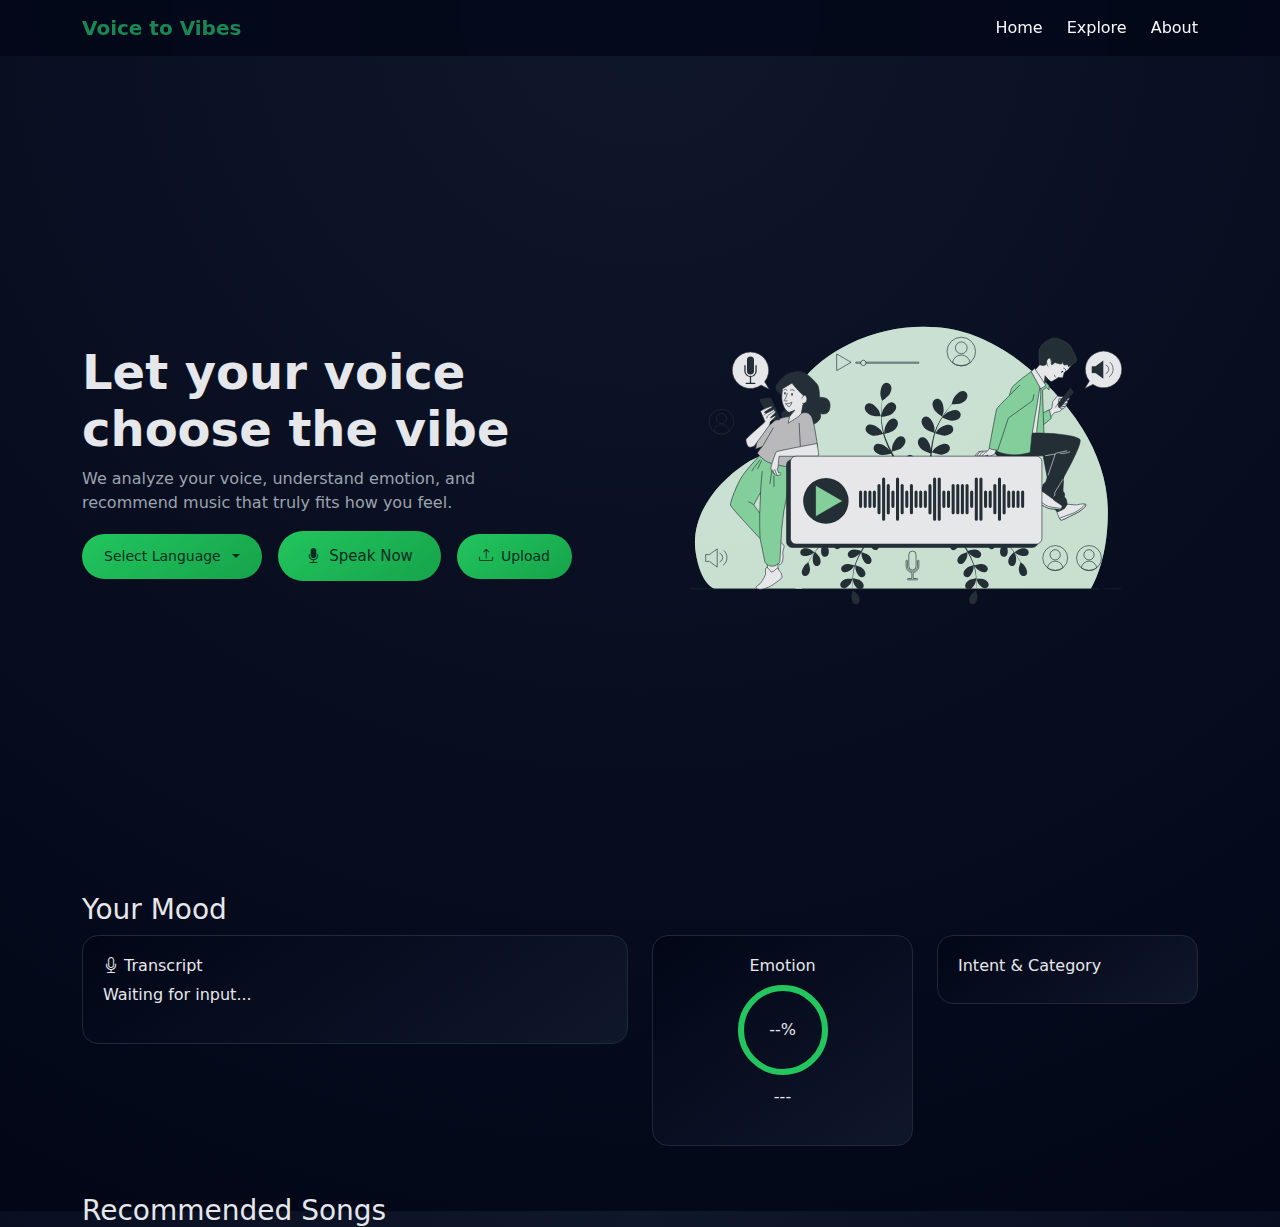
<file: frontend/index.html>
<!DOCTYPE html>
<html lang="en">
<head>
  <meta charset="UTF-8" />
  <title>Voice to Vibes</title>

  <!-- Bootstrap CDN -->
  <link
    href="https://cdn.jsdelivr.net/npm/bootstrap@5.3.2/dist/css/bootstrap.min.css"
    rel="stylesheet"
  />

  <!-- Icons -->
  <link
    href="https://cdn.jsdelivr.net/npm/bootstrap-icons@1.11.1/font/bootstrap-icons.css"
    rel="stylesheet"
  />

  <!-- Custom CSS -->
  <link rel="stylesheet" href="css/style.css" />
</head>
<body>

<!-- NAVBAR -->
<nav class="navbar navbar-expand-lg glass-nav fixed-top">
  <div class="container">
    <a class="navbar-brand text-success fw-bold" href="#">Voice to Vibes</a>
    <div class="ms-auto d-flex align-items-center">
      <a class="nav-link text-light" href="index.html" >Home</a>
      <a class="nav-link text-light ms-4" href="explore.html">Explore</a>
      <a class="nav-link text-light ms-4" href="about.html">About</a>
    </div>
  </div>
</nav>

<!-- HERO -->
<section class="hero-section container">
  <div class="row align-items-center">
    <div class="col-md-6">
      <h1 class="hero-title">
        Let your voice <br /> choose the vibe
      </h1>
      <p class="hero-subtitle">
        We analyze your voice, understand emotion, and recommend music that truly fits how you feel.
      </p>

      <div class="d-flex gap-3 align-items-center">
        <!-- Language Dropdown -->
        <div class="dropdown">
          <button
            class="vibe-btn dropdown-toggle"
            type="button"
            id="languageDropdown"
            data-bs-toggle="dropdown"
            aria-expanded="false"
          >
            Select Language
          </button>

          <ul class="dropdown-menu dark-dropdown">
            <li>
              <a class="dropdown-item" href="#" onclick="setLanguage('English')">
                English
              </a>
            </li>
            <li>
              <a class="dropdown-item" href="#" onclick="setLanguage('Hindi')">
                Hindi
              </a>
            </li>
            <li>
              <a class="dropdown-item" href="#" onclick="setLanguage('Telugu')">Telugu</a>
            </li>

          </ul>
        </div>

        <!-- Speak Now -->
        <button id="recordBtn" class="vibe-btn vibe-btn-lg">
          <i class="bi bi-mic-fill"></i>
          Speak Now
        </button>

        <!-- Upload -->
        <button id="uploadBtn" class="vibe-btn">
          <i class="bi bi-upload"></i>
          Upload
        </button>

        <input type="file" id="audioFile" hidden />
      </div>

            <!-- Hidden select (used by backend logic, NOT visible in UI) -->
      <select id="language" hidden>
        <option value="English">English</option>
        <option value="Hindi">Hindi</option>
        <option value="Telugu">Telugu</option>

      </select>


            <!-- Live Waveform -->
      <canvas
        id="waveformCanvas"
        width="320"
        height="80"
        class="waveform-canvas hidden mt-4">
      </canvas>

    </div>

    <div class="col-md-6 text-center">
      <img
        src="assets/illustration.svg"
        class="hero-illustration"
        alt="Voice Illustration"
      />
    </div>
  </div>
</section>

<!-- ANALYSIS -->
<section class="container mt-5">
  <h3 class="section-title">Your Mood</h3>

  <div class="row g-4">
    <!-- Transcript -->
    <div class="col-md-6">
      <div class="analysis-card">
        <h6><i class="bi bi-mic"></i> Transcript</h6>
        <p id="transcriptText">Waiting for input...</p>
      </div>
    </div>

    <!-- Emotion -->
    <div class="col-md-3">
      <div class="analysis-card text-center">
        <h6>Emotion</h6>
        <div class="emotion-ring">
          <span id="emotionValue">--%</span>
        </div>
        <p id="emotionLabel">---</p>
      </div>
    </div>

    <!-- Intent -->
    <div class="col-md-3">
      <div class="analysis-card">
        <h6>Intent & Category</h6>
        <div id="intentBadges"></div>
      </div>
    </div>
  </div>
</section>

<!-- PLAYER -->
<section class="container mt-5">
  <h3 class="section-title">Recommended Songs</h3>
  <div id="songCards" class="row g-4"></div>
</section>

<script src="js/script.js"></script>
<script src="https://cdn.jsdelivr.net/npm/bootstrap@5.3.2/dist/js/bootstrap.bundle.min.js"></script>

</body>
</html>
</file>
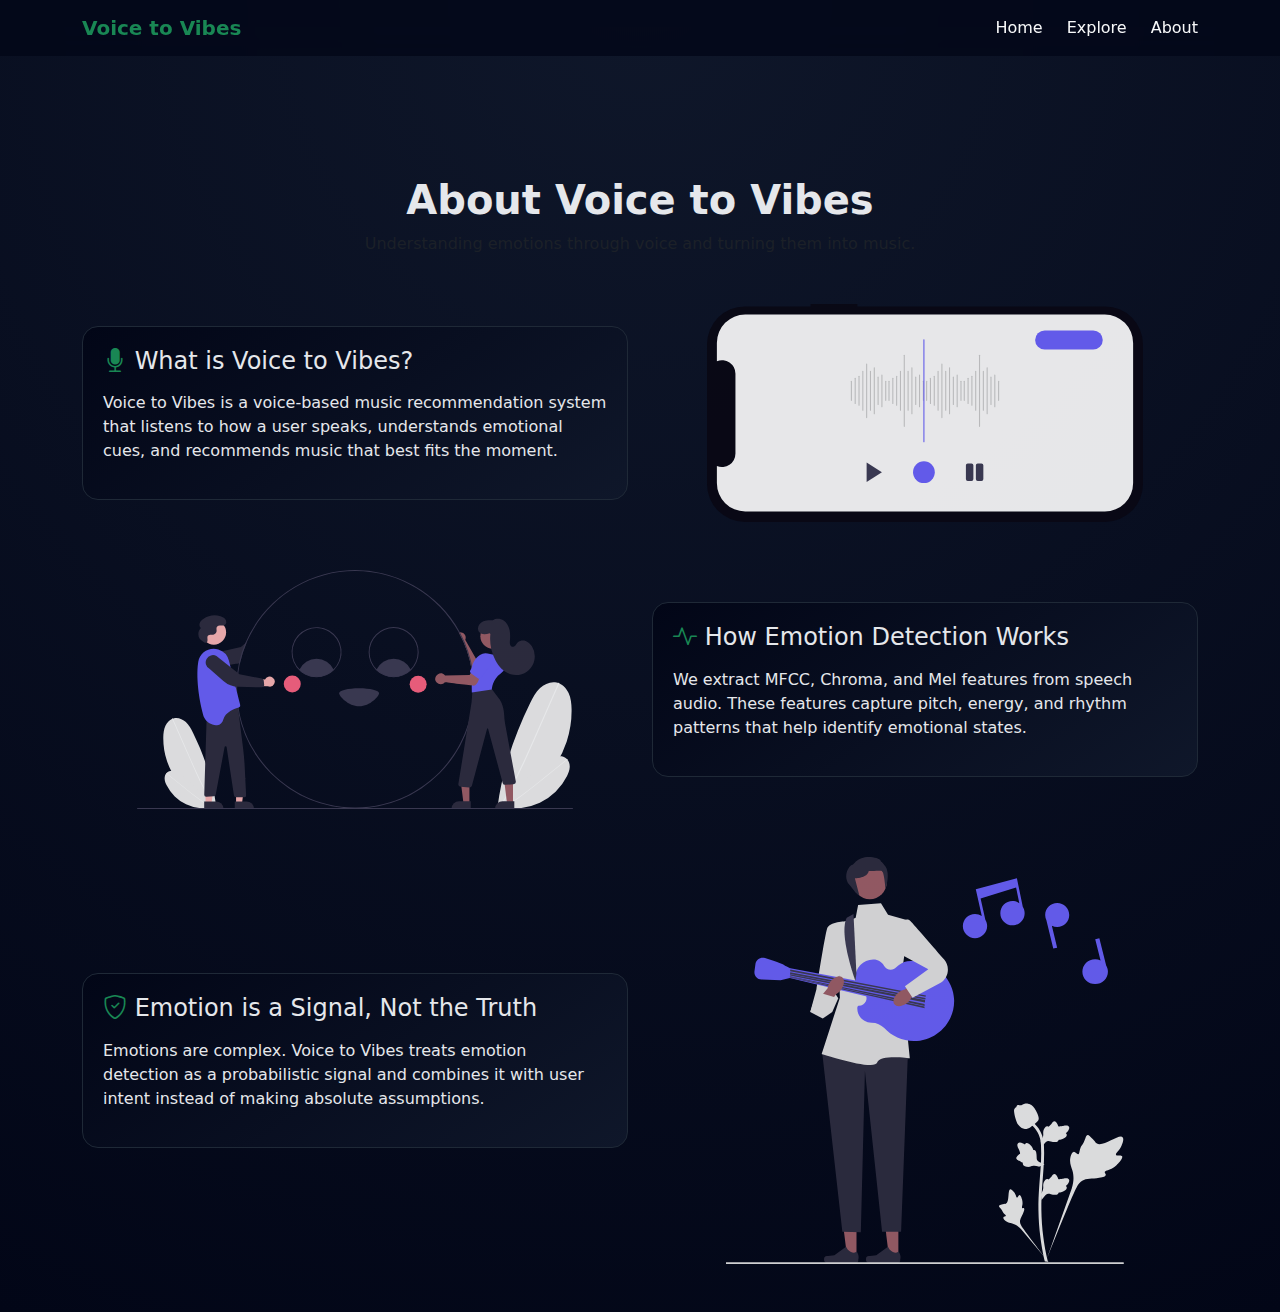
<file: frontend/about.html>
<!DOCTYPE html>
<html lang="en">
<head>
  <meta charset="UTF-8" />
  <title>About | Voice to Vibes</title>

  <link href="https://cdn.jsdelivr.net/npm/bootstrap@5.3.2/dist/css/bootstrap.min.css" rel="stylesheet">
  <link href="https://cdn.jsdelivr.net/npm/bootstrap-icons@1.11.1/font/bootstrap-icons.css" rel="stylesheet">
  <link rel="stylesheet" href="css/style.css">
</head>

<body>

<!-- NAVBAR -->
<nav class="navbar navbar-expand-lg glass-nav fixed-top">
  <div class="container">
    <a class="navbar-brand text-success fw-bold" href="index.html">Voice to Vibes</a>
    <div class="ms-auto d-flex align-items-center">
      <a class="nav-link text-light" href="index.html">Home</a>
      <a class="nav-link text-light ms-4" href="explore.html">Explore</a>
      <a class="nav-link text-light ms-4" href="about.html">About</a>
    </div>
  </div>
</nav>

<!-- ABOUT SECTION -->
<section class="container pt-5 mt-5">

  <!-- HEADER -->
  <div class="text-center mb-5 fade-in">
    <h1 class="fw-bold">About Voice to Vibes</h1>
    <p class="text-muted mt-2">
      Understanding emotions through voice and turning them into music.
    </p>
  </div>

  <!-- BLOCK 1 -->
  <div class="row align-items-center mb-5 slide-up">
    <div class="col-md-6">
      <div class="analysis-card">
        <h4><i class="bi bi-mic-fill text-success"></i> What is Voice to Vibes?</h4>
        <p class="mt-3">
          Voice to Vibes is a voice-based music recommendation system that listens
          to how a user speaks, understands emotional cues, and recommends music
          that best fits the moment.
        </p>
      </div>
    </div>
    <div class="col-md-6 text-center">
      <img src="assets/about/voice.svg" class="about-illustration">
    </div>
  </div>

  <!-- BLOCK 2 -->
  <div class="row align-items-center mb-5 flex-md-row-reverse slide-up">
    <div class="col-md-6">
      <div class="analysis-card">
        <h4><i class="bi bi-activity text-success"></i> How Emotion Detection Works</h4>
        <p class="mt-3">
          We extract MFCC, Chroma, and Mel features from speech audio.
          These features capture pitch, energy, and rhythm patterns that
          help identify emotional states.
        </p>
      </div>
    </div>
    <div class="col-md-6 text-center">
      <img src="assets/about/emotion.svg" class="about-illustration">
    </div>
  </div>

  <!-- BLOCK 3 -->
  <div class="row align-items-center mb-5 slide-up">
    <div class="col-md-6">
      <div class="analysis-card">
        <h4><i class="bi bi-shield-check text-success"></i> Emotion is a Signal, Not the Truth</h4>
        <p class="mt-3">
          Emotions are complex. Voice to Vibes treats emotion detection as a
          probabilistic signal and combines it with user intent instead of
          making absolute assumptions.
        </p>
      </div>
    </div>
    <div class="col-md-6 text-center">
      <img src="assets/about/music.svg" class="about-illustration">
    </div>
  </div>

</section>

</body>
</html>
</file>
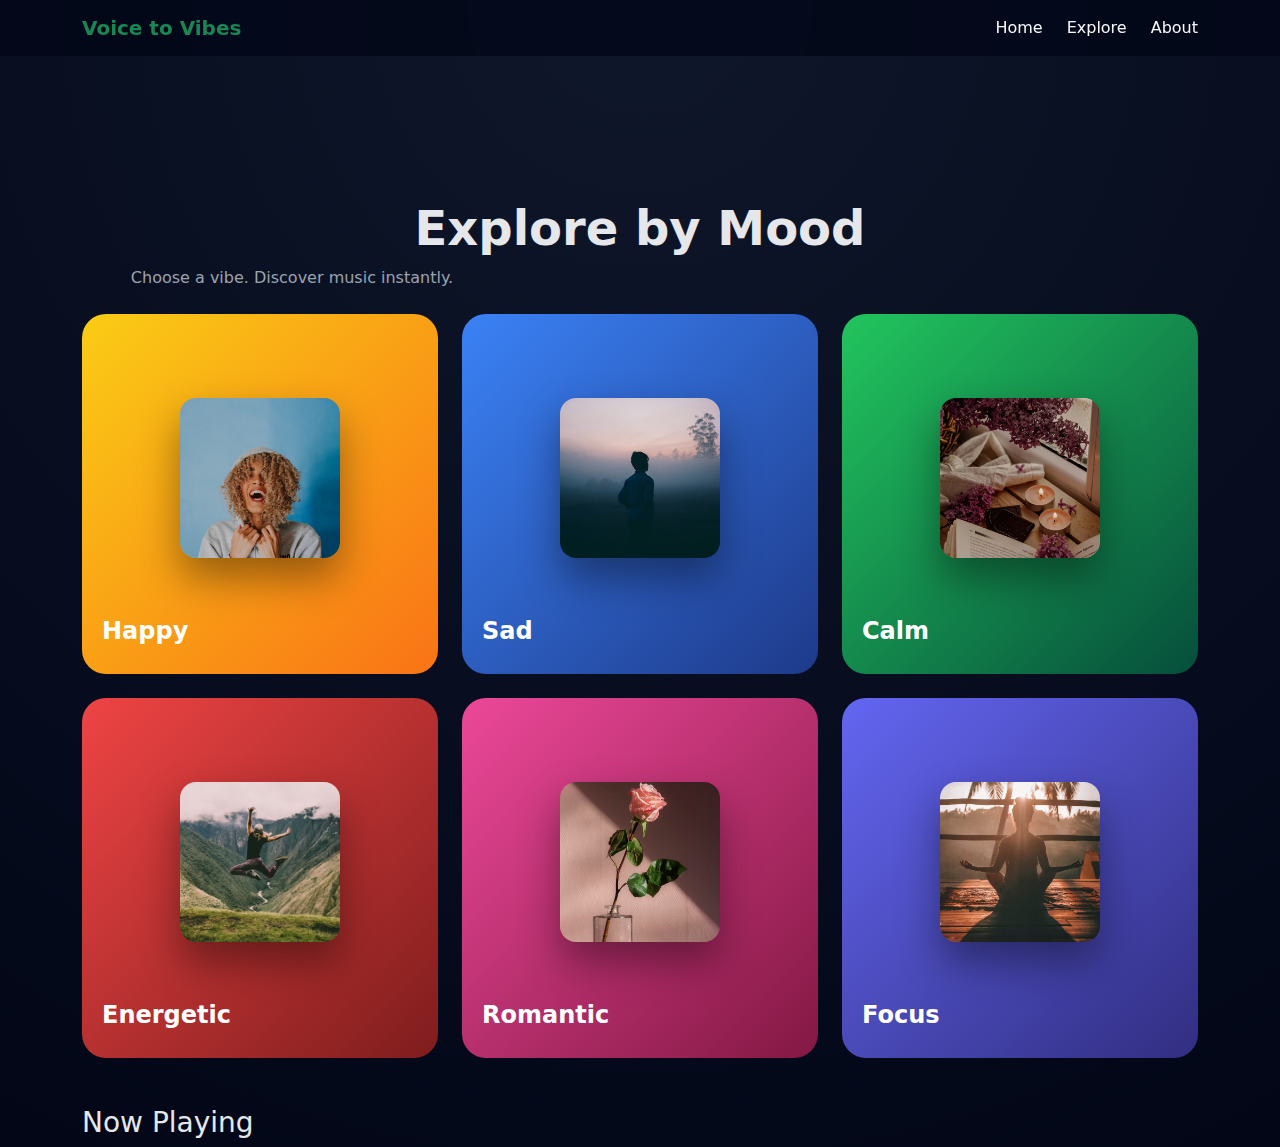
<file: frontend/explore.html>
<!DOCTYPE html>
<html lang="en">
<head>
  <meta charset="UTF-8" />
  <title>Explore | Voice to Vibes</title>

  <!-- Bootstrap -->
  <link href="https://cdn.jsdelivr.net/npm/bootstrap@5.3.2/dist/css/bootstrap.min.css" rel="stylesheet">

  <!-- Icons -->
  <link href="https://cdn.jsdelivr.net/npm/bootstrap-icons@1.11.1/font/bootstrap-icons.css" rel="stylesheet">

  <!-- Custom CSS -->
  <link rel="stylesheet" href="css/style.css" />
</head>
<body>

<!-- NAVBAR -->
<nav class="navbar navbar-expand-lg glass-nav fixed-top">
  <div class="container">
    <a class="navbar-brand text-success fw-bold" href="index.html">Voice to Vibes</a>
    <div class="ms-auto d-flex gap-4">
      <a class="nav-link text-light" href="index.html">Home</a>
      <a class="nav-link text-light active" href="explore.html">Explore</a>
      <a class="nav-link text-light" href="about.html">About</a>
    </div>
  </div>
</nav>

<!-- EXPLORE HEADER -->
<section class="container explore-header">
  <h1 class="hero-title">Explore by Mood</h1>
  <p class="hero-subtitle">Choose a vibe. Discover music instantly.</p>
</section>

<!-- MOOD CARDS -->
<section class="container mt-4">
  <div class="row g-4">

    <div class="col-md-4">
      <div class="mood-card mood-happy" onclick="loadMood('Happy')">
        <img src="assets/moods/happy.jpg" />
        <h4>Happy</h4>
      </div>
    </div>

    <div class="col-md-4">
      <div class="mood-card mood-sad" onclick="loadMood('Sad')">
        <img src="assets/moods/sad.jpg" />
        <h4>Sad</h4>
      </div>
    </div>

    <div class="col-md-4">
      <div class="mood-card mood-calm" onclick="loadMood('Calm')">
        <img src="assets/moods/calm.jpg" />
        <h4>Calm</h4>
      </div>
    </div>

    <div class="col-md-4">
      <div class="mood-card mood-energetic" onclick="loadMood('Energetic')">
        <img src="assets/moods/energetic.jpg" />
        <h4>Energetic</h4>
      </div>
    </div>

    <div class="col-md-4">
      <div class="mood-card mood-romantic" onclick="loadMood('Romantic')">
        <img src="assets/moods/romantic.jpg" />
        <h4>Romantic</h4>
      </div>
    </div>

    <div class="col-md-4">
      <div class="mood-card mood-focus" onclick="loadMood('Focus')">
        <img src="assets/moods/focus.jpg" />
        <h4>Focus</h4>
      </div>
    </div>

  </div>
</section>

<!-- PLAYER -->
<section class="container mt-5">
  <h3 class="section-title">Now Playing</h3>
  <div id="songCards" class="row justify-content-center"></div>
</section>

<script src="js/explore.js"></script>
<script src="https://cdn.jsdelivr.net/npm/bootstrap@5.3.2/dist/js/bootstrap.bundle.min.js"></script>
</body>
</html>
</file>
<file: frontend/css/style.css>
body {
  background: radial-gradient(circle at top, #0f172a, #020617);
  color: #e5e7eb;
  padding-top: 80px;
  font-family: system-ui, sans-serif;
}

/* NAVBAR */
.glass-nav {
  backdrop-filter: blur(12px);
  background: rgba(2, 6, 23, 0.75);
}

/* HERO */
.hero-section {
  min-height: 85vh;
  display: flex;
  align-items: center;
}

.hero-section .row {
  width: 100%;
}



.hero-title {
  font-size: 3rem;
  font-weight: 700;
}

.hero-subtitle {
  color: #9ca3af;
  max-width: 420px;
}

.hero-illustration {
  max-width: 90%;
  opacity: 0.9;
}

/* LANGUAGE */
.lang-select {
  max-width: 120px;
  background: #020617;
  color: white;
  border: 1px solid #1f2937;
}

/* WAVEFORM */
.waveform {
  display: flex;
  gap: 6px;
}

.waveform span {
  width: 6px;
  height: 14px;
  background: #22c55e;
  animation: wave 1s infinite ease-in-out;
}

.waveform span:nth-child(2) { animation-delay: .1s }
.waveform span:nth-child(3) { animation-delay: .2s }
.waveform span:nth-child(4) { animation-delay: .3s }
.waveform span:nth-child(5) { animation-delay: .4s }

@keyframes wave {
  0%,100% { height: 10px }
  50% { height: 28px }
}

.hidden { display: none }

/* CARDS */
.analysis-card {
  background: linear-gradient(145deg, #020617, #0f172a);
  border: 1px solid #1f2937;
  border-radius: 16px;
  padding: 20px;
  transition: transform .3s ease;
}

.analysis-card:hover {
  transform: translateY(-6px);
}

/* EMOTION RING */
.emotion-ring {
  width: 90px;
  height: 90px;
  border-radius: 50%;
  border: 6px solid #22c55e;
  display: flex;
  align-items: center;
  justify-content: center;
  margin: 10px auto;
}

/* BADGES */
.badge-pill {
  background: #1f2937;
  padding: 6px 12px;
  border-radius: 999px;
  margin: 4px;
  display: inline-block;
}

/* SONG CARD */
.song-card {
  background: #020617;
  border: 1px solid #1f2937;
  border-radius: 16px;
  padding: 16px;
}

.song-card img {
  width: 100%;
  border-radius: 12px;
}

/* ================= BUTTON SYSTEM ================= */

.vibe-btn {
  background: linear-gradient(145deg, #22c55e, #16a34a);
  color: #022c22;
  border: none;
  border-radius: 999px;
  padding: 12px 22px;
  font-size: 14px;
  font-weight: 500;
  display: inline-flex;
  align-items: center;
  gap: 8px;
  transition: all 0.25s ease;
}

.vibe-btn:hover {
  transform: translateY(-2px);
  filter: brightness(1.05);
}

.vibe-btn:active {
  transform: translateY(0);
}

/* Bigger Speak Now */
.vibe-btn-lg {
  padding: 14px 28px;
  font-size: 15px;
}

/* Dropdown */
.dark-dropdown {
  background: #020617;
  border: 1px solid #1f2937;
}

.dark-dropdown .dropdown-item {
  color: #e5e7eb;
}

.dark-dropdown .dropdown-item:hover {
  background: #1f2937;
}

/* LIVE WAVEFORM CANVAS */
.waveform-canvas {
  width: 320px;
  height: 80px;
  background: transparent;
}

.recording-active {
  background: linear-gradient(145deg, #ef4444, #dc2626) !important;
  color: #fff !important;
}

.song-artist {
  color: #e5e7eb;          /* light visible color */
  font-weight: 600;       /* bold but clean */
  font-size: 0.95rem;
  margin-bottom: 12px;
}

/* ================= EXPLORE PAGE ================= */

.explore-header {
  margin-top: 120px;
  text-align: center;
}

.mood-card {
  height: 360px;
  border-radius: 24px;
  position: relative;
  cursor: pointer;
  overflow: hidden;
  padding: 20px;
  display: flex;
  flex-direction: column;
  justify-content: flex-end;
  transition: transform 0.35s ease;
}

.mood-card:hover {
  transform: translateY(-10px);
}

.mood-card img {
  position: absolute;
  top: 50%;
  left: 50%;
  width: 160px;
  height: 160px;
  object-fit: cover;
  border-radius: 16px;
  transform: translate(-50%, -60%);
  box-shadow: 0 20px 40px rgba(0,0,0,0.4);
}

.mood-card h4 {
  position: relative;
  z-index: 2;
  color: white;
  font-weight: 700;
}

/* Mood Gradients */
.mood-happy { background: linear-gradient(135deg,#facc15,#f97316); }
.mood-sad { background: linear-gradient(135deg,#3b82f6,#1e3a8a); }
.mood-calm { background: linear-gradient(135deg,#22c55e,#064e3b); }
.mood-energetic { background: linear-gradient(135deg,#ef4444,#7f1d1d); }
.mood-romantic { background: linear-gradient(135deg,#ec4899,#831843); }
.mood-focus { background: linear-gradient(135deg,#6366f1,#312e81); }

/* ABOUT PAGE */
.about-illustration {
  max-width: 80%;
  opacity: 0.9;
  animation: float 6s ease-in-out infinite;
}

/* FLOATING ILLUSTRATION */
@keyframes float {
  0% { transform: translateY(0); }
  50% { transform: translateY(-10px); }
  100% { transform: translateY(0); }
}

/* FADE IN */
.fade-in {
  animation: fadeIn 1s ease forwards;
}

@keyframes fadeIn {
  from {
    opacity: 0;
    transform: translateY(10px);
  }
  to {
    opacity: 1;
    transform: translateY(0);
  }
}

/* SLIDE UP */
.slide-up {
  animation: slideUp 0.9s ease forwards;
}

@keyframes slideUp {
  from {
    opacity: 0;
    transform: translateY(25px);
  }
  to {
    opacity: 1;
    transform: translateY(0);
  }
}
</file>
